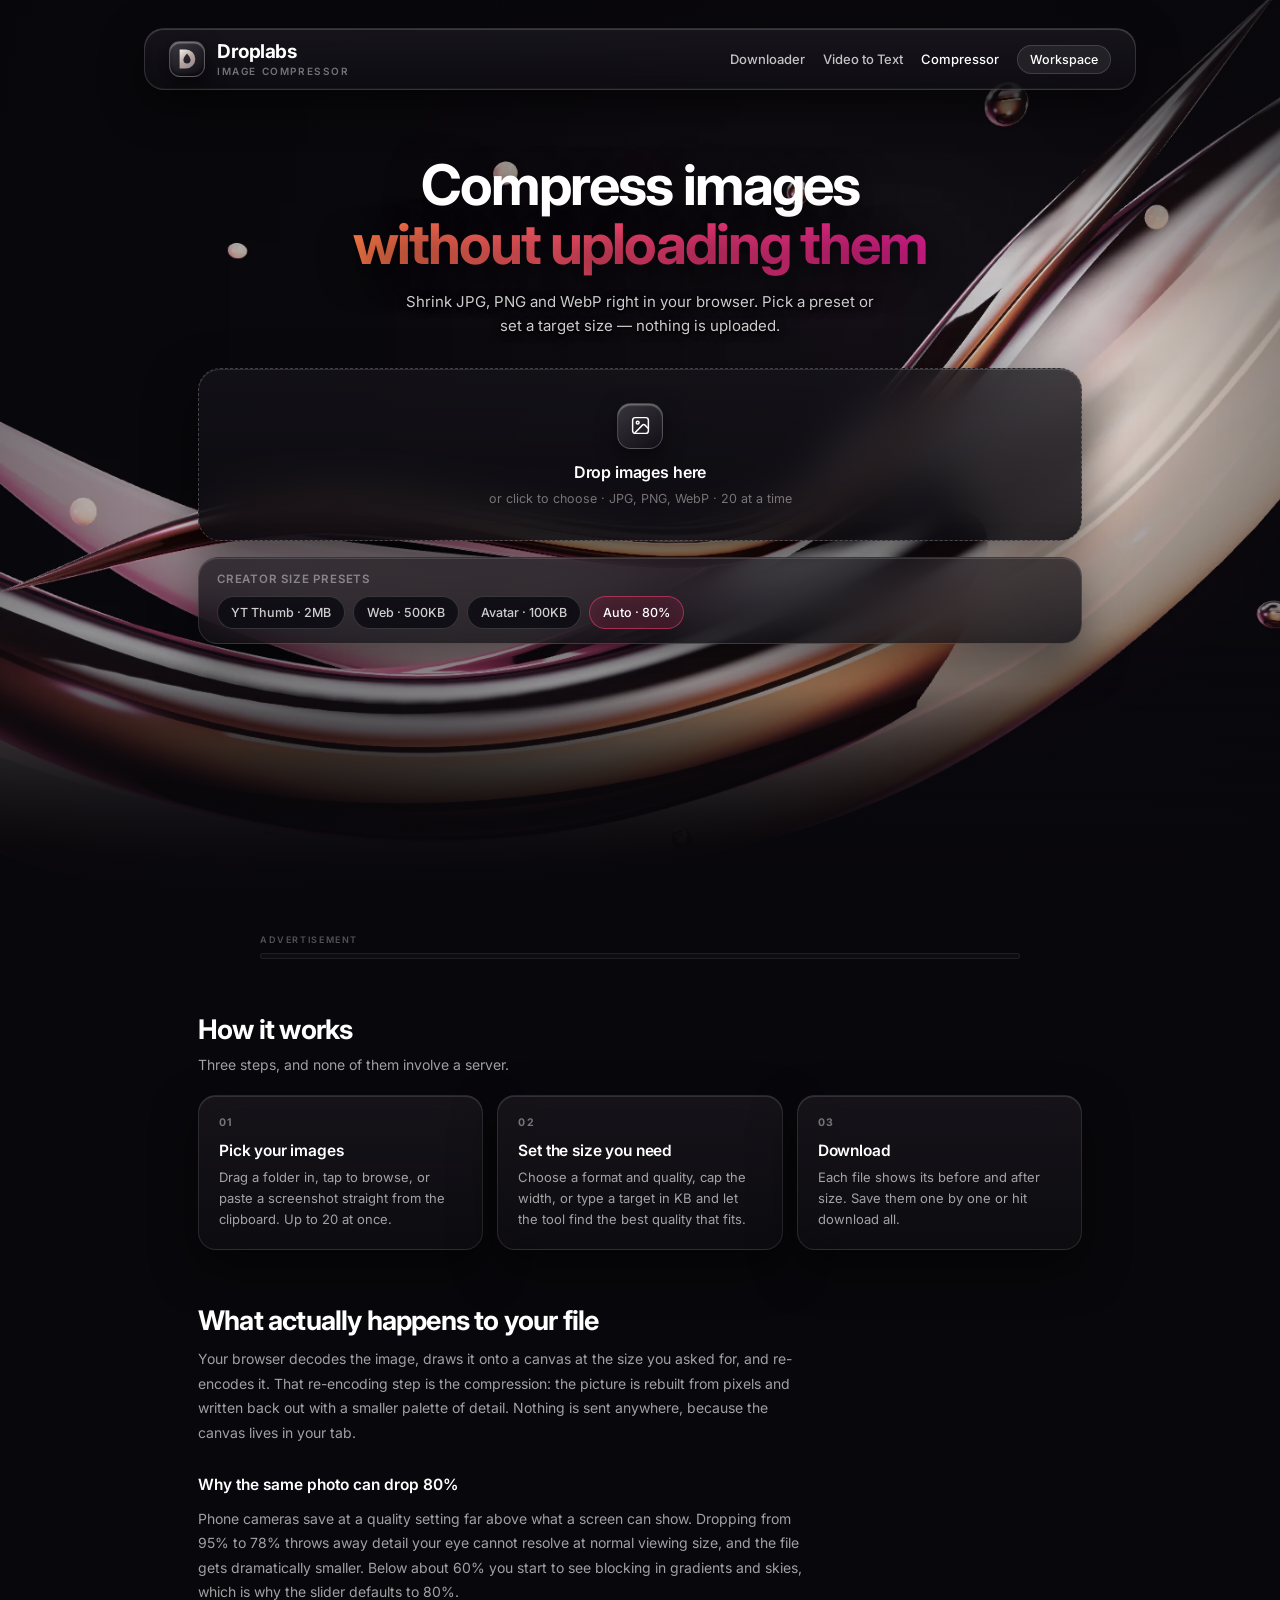
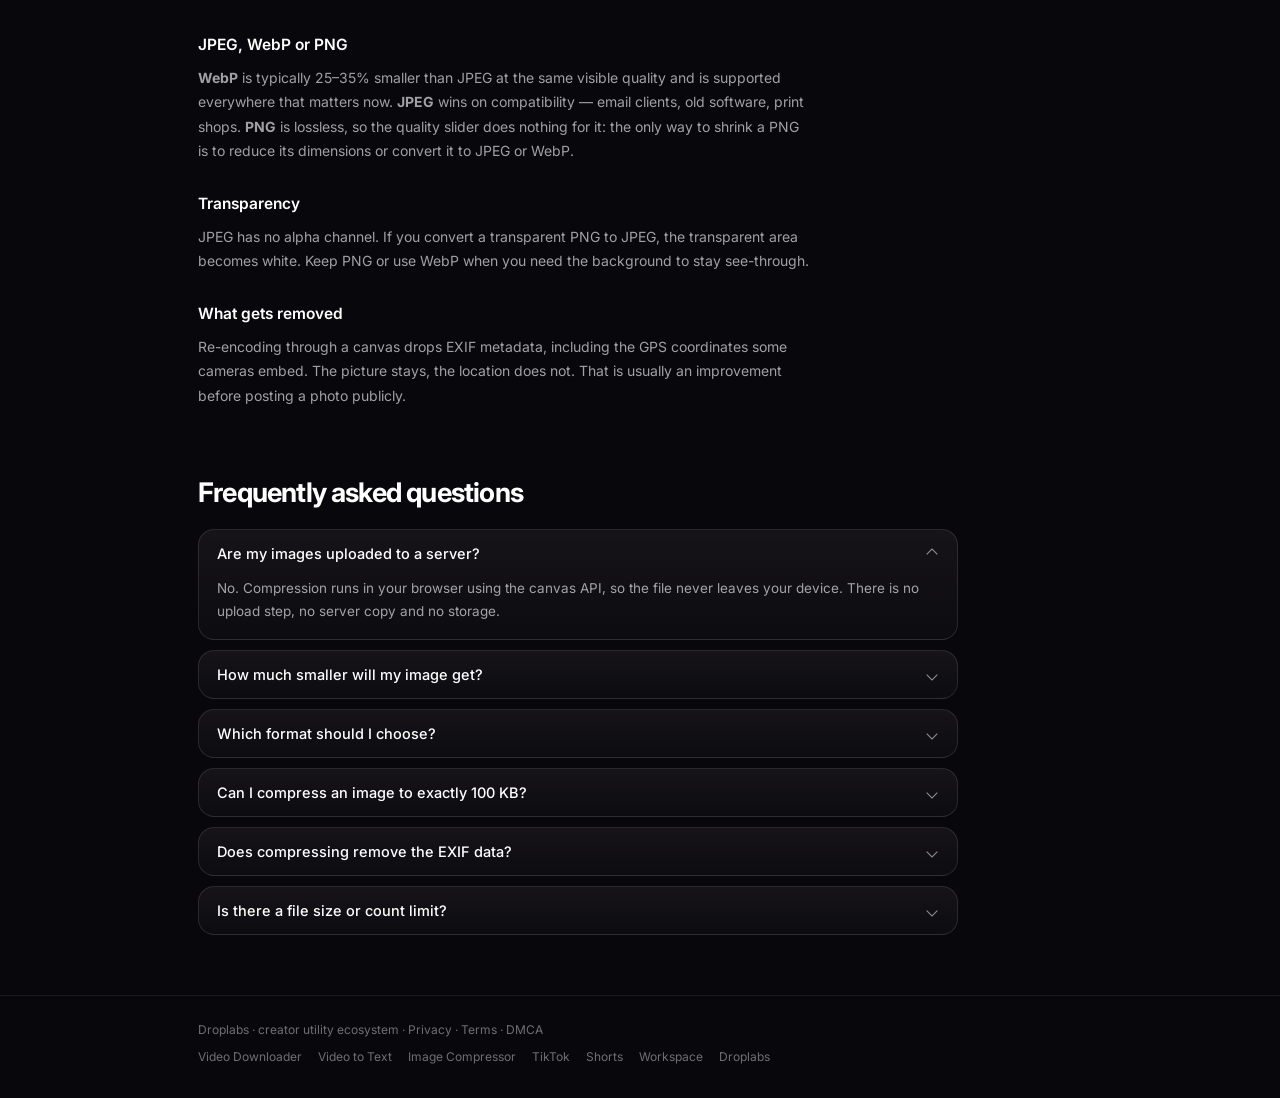
<file: static/compress.html>
<!DOCTYPE html>
<html lang="en">
<head>
  <meta charset="UTF-8" />
  <meta name="viewport" content="width=device-width, initial-scale=1.0" />
  <title>Compress Images Online Free — No Upload, No Signup | Droplabs</title>
  <meta name="description" content="Compress JPG, PNG and WebP images in your browser. Smaller files, same look, nothing uploaded to a server. Free, no signup, works on phone and desktop." />
  <meta name="keywords" content="compress image online, image compressor, compress jpg, reduce image size, compress png, webp converter, compress image to 100kb" />
  <link rel="canonical" href="https://droplabs.site/tools/image-compressor" />
  <meta name="theme-color" content="#08070b" />

  <link rel="icon" href="/static/favicon.svg?v=3" type="image/svg+xml" />
  <link rel="icon" type="image/png" sizes="96x96" href="/static/favicon-96.png?v=3" />
  <link rel="icon" type="image/png" sizes="48x48" href="/static/favicon-48.png?v=3" />
  <link rel="apple-touch-icon" href="/static/apple-touch-icon.png?v=3" />

  <meta property="og:title" content="Compress Images Without Uploading Them — Droplabs" />
  <meta property="og:description" content="Shrink JPG, PNG and WebP files in your browser. Nothing leaves your device. Free, no signup." />
  <meta property="og:type" content="website" />
  <meta property="og:url" content="https://droplabs.site/tools/image-compressor" />
  <meta property="og:site_name" content="Droplabs" />
  <meta property="og:image" content="https://droplabs.site/static/og-image.jpg" />
  <meta name="twitter:card" content="summary_large_image" />
  <meta name="twitter:title" content="Compress Images Without Uploading Them — Droplabs" />
  <meta name="twitter:description" content="Shrink JPG, PNG and WebP files in your browser. Nothing leaves your device." />
  <meta name="twitter:image" content="https://droplabs.site/static/og-image.jpg" />

  <script type="application/ld+json">
    {
      "@context": "https://schema.org",
      "@graph": [
        {
          "@type": "WebApplication",
          "name": "Droplabs Image Compressor",
          "url": "https://droplabs.site/tools/image-compressor",
          "applicationCategory": "MultimediaApplication",
          "operatingSystem": "Any",
          "description": "Compress JPG, PNG and WebP images entirely in the browser. Files are never uploaded to a server.",
          "offers": { "@type": "Offer", "price": "0", "priceCurrency": "USD" },
          "featureList": [
            "Batch compression",
            "JPEG, PNG and WebP output",
            "Target file size in KB",
            "No upload — runs on the device"
          ]
        },
        {
          "@type": "BreadcrumbList",
          "itemListElement": [
            { "@type": "ListItem", "position": 1, "name": "Droplabs", "item": "https://droplabs.site/" },
            { "@type": "ListItem", "position": 2, "name": "Image Compressor", "item": "https://droplabs.site/tools/image-compressor" }
          ]
        },
        {
          "@type": "FAQPage",
          "mainEntity": [
            {
              "@type": "Question",
              "name": "Are my images uploaded to a server?",
              "acceptedAnswer": { "@type": "Answer", "text": "No. The compression runs in your browser using the canvas API, so the file never leaves your device. There is no upload step, no server copy and no storage." }
            },
            {
              "@type": "Question",
              "name": "How much smaller will my image get?",
              "acceptedAnswer": { "@type": "Answer", "text": "A typical phone photo saved as JPEG at 75-80% quality comes out 60-85% smaller with no visible difference on a screen. PNG screenshots shrink far less unless you convert them to JPEG or WebP." }
            },
            {
              "@type": "Question",
              "name": "Which format should I choose?",
              "acceptedAnswer": { "@type": "Answer", "text": "WebP is smallest for photos and works in every current browser. JPEG is the safest choice for compatibility and email. PNG is only worth keeping for graphics with transparency, and it does not respond to the quality slider." }
            },
            {
              "@type": "Question",
              "name": "Can I compress an image to exactly 100 KB?",
              "acceptedAnswer": { "@type": "Answer", "text": "Yes. Enter a target size and the tool searches for the highest quality that still fits under it. If even the lowest quality is too large, lower the maximum width and it will fit." }
            },
            {
              "@type": "Question",
              "name": "Does compressing remove the EXIF data?",
              "acceptedAnswer": { "@type": "Answer", "text": "Yes. Re-encoding through a canvas drops EXIF, including GPS coordinates. That is usually what you want before posting a photo publicly." }
            },
            {
              "@type": "Question",
              "name": "Is there a file size or count limit?",
              "acceptedAnswer": { "@type": "Answer", "text": "No server limit, because nothing is uploaded. Very large images are bounded only by your device's memory. Twenty files at a time is a comfortable batch on a phone." }
            }
          ]
        }
      ]
    }
  </script>

  <link rel="preconnect" href="https://fonts.googleapis.com" />
  <link rel="preconnect" href="https://fonts.gstatic.com" crossorigin />
  <link href="https://fonts.googleapis.com/css2?family=Inter:wght@400;500;600;700;800&display=swap" rel="stylesheet" />
  <link rel="stylesheet" href="/static/tool.css?v=10" />
</head>
<body>

  <section id="top" class="hero-stage">
    <div class="hero-bg" aria-hidden="true"></div>
    <div class="hero-vignette"></div>

    <header class="site-head">
      <div class="wrap">
        <nav class="nav">
        <a class="brand" href="/" aria-label="Droplabs home">
          <span class="brand-mark">
            <svg width="17" height="20" viewBox="9.4 6 17 20" fill="none" aria-hidden="true">
              <defs>
                <linearGradient id="dropMark" x1="10" y1="6" x2="26" y2="26" gradientUnits="userSpaceOnUse">
                  <stop offset="0%" stop-color="#ffffff" stop-opacity="0.95" />
                  <stop offset="50%" stop-color="#d8c3b8" stop-opacity="0.8" />
                  <stop offset="100%" stop-color="#8b8492" stop-opacity="0.95" />
                </linearGradient>
              </defs>
              <path fill="url(#dropMark)" fill-rule="evenodd"
                d="M10 6.5 H16.2 A9.5 9.5 0 0 1 16.2 25.5 H10 Z M17.4 10.4 C17.4 10.4 21 14.4 21 16.8 A3.6 3.6 0 1 1 13.8 16.8 C13.8 14.4 17.4 10.4 17.4 10.4 Z" />
            </svg>
          </span>
          <span class="brand-text">
            <span class="brand-name">Droplabs</span>
            <span class="brand-sub">Image Compressor</span>
          </span>
        </a>
        <div class="nav-links">
          <a href="/tools/video-downloader" data-hide-mobile="1">Downloader</a>
          <a href="/tools/video-to-text">Video to Text</a>
          <a href="/tools/image-compressor" class="is-current">Compressor</a>
          <a href="/workspace" class="ws-link">Workspace <span class="ws-badge" data-ws-count hidden>0</span></a>
        </div>
      </nav>
      <div class="mobile-tools" aria-label="Droplabs tools">
        <a href="/tools/video-downloader">Downloader</a>
        <a href="/tools/video-to-text">Video to Text</a>
        <a href="/tools/image-compressor" class="is-current">Compressor</a>
      </div>
    </div>
    </header>

    <div class="wrap">
      <section class="hero">
      <h1>Compress images<br /><em>without uploading them</em></h1>

      <p class="lede">Shrink JPG, PNG and WebP right in your browser. Pick a preset or set a target size — nothing is uploaded.</p>

      <div class="drop" id="drop" role="button" tabindex="0" aria-label="Choose images to compress">
        <input id="fileInput" type="file" accept="image/*" multiple hidden />
        <span class="drop-icon">
          <svg width="21" height="21" viewBox="0 0 24 24" fill="none" stroke="currentColor" stroke-width="1.7" stroke-linecap="round" stroke-linejoin="round" aria-hidden="true">
            <rect x="3" y="3" width="18" height="18" rx="3" />
            <circle cx="8.8" cy="8.8" r="1.6" />
            <path d="M21 15.5l-4.2-4.2a1.6 1.6 0 0 0-2.3 0L6 20" />
          </svg>
        </span>
        <strong>Drop images here</strong>
        <span class="drop-sub">or click to choose · JPG, PNG, WebP · 20 at a time</span>
      </div>

      <div class="card presets-bar" id="presetsBar">
        <div class="presets-label">Creator size presets</div>
        <div class="presets" id="presetGroup" role="group" aria-label="Target size presets">
          <button type="button" class="preset-btn" data-preset="yt-thumb" data-target="2048" data-width="1280" data-format="image/jpeg">YT Thumb · 2MB</button>
          <button type="button" class="preset-btn" data-preset="social-500" data-target="500" data-width="1920" data-format="image/webp">Web · 500KB</button>
          <button type="button" class="preset-btn" data-preset="avatar-100" data-target="100" data-width="1080" data-format="image/jpeg">Avatar · 100KB</button>
          <button type="button" class="preset-btn is-active" data-preset="custom" data-target="0" data-width="0" data-format="keep">Auto · 80%</button>
        </div>
      </div>

      <div class="card controls" id="controls" hidden>
        <div class="control">
          <span class="label">Output format</span>
          <div class="seg" id="formatSeg" role="group" aria-label="Output format">
            <button type="button" data-format="keep" class="is-active">Keep</button>
            <button type="button" data-format="image/jpeg">JPEG</button>
            <button type="button" data-format="image/webp">WebP</button>
            <button type="button" data-format="image/png">PNG</button>
          </div>
          <p class="hint">WebP is smallest. JPEG is the safest for email and old apps.</p>
        </div>

        <div class="control">
          <label for="quality">Quality <output id="qualityOut">80%</output></label>
          <input id="quality" type="range" min="20" max="100" step="1" value="80" />
          <p class="hint" id="qualityHint">70–80% is usually invisible on a screen.</p>
        </div>

        <div class="control">
          <label for="maxWidth">Max width <span style="text-transform:none;letter-spacing:0;font-weight:400">(optional)</span></label>
          <input id="maxWidth" type="number" min="64" max="12000" step="10" placeholder="Original" inputmode="numeric" />
          <p class="hint">1080 is plenty for a phone screen. Leave blank to keep the size.</p>
        </div>

        <div class="control">
          <label for="target">Target size <span style="text-transform:none;letter-spacing:0;font-weight:400">(optional)</span></label>
          <div class="suffix">
            <input id="target" type="number" min="5" max="20000" step="5" placeholder="Off" inputmode="numeric" />
            <span>KB</span>
          </div>
          <p class="hint">Finds the best quality that still fits under this size.</p>
        </div>
      </div>

      <div class="card results" id="results" hidden>
        <div class="results-head">
          <div>
            <div class="summary" id="summary">Working…</div>
            <small id="summarySub"></small>
          </div>
          <div style="display:flex;gap:8px;flex-wrap:wrap">
            <button type="button" class="btn btn-ghost btn-sm" id="clearBtn">Clear</button>
            <button type="button" class="btn btn-primary btn-sm" id="downloadAll">Download all</button>
          </div>
        </div>
        <div class="result-list" id="resultList"></div>
      </div>
    </section>
    </div>
  </section>

  <main class="wrap">
    <section class="ad-slot" id="adSlot" aria-label="Advertisement" hidden>
      <div class="ad-head">Advertisement</div>
      <div class="ad-frame">
        <div id="container-18527c484b75598c40e3c7284aae8ee4" class="ad-unit"></div>
      </div>
    </section>

    <section class="section" id="how">
      <h2>How it works</h2>
      <p class="section-sub">Three steps, and none of them involve a server.</p>
      <div class="steps">
        <div class="step card">
          <div class="num">01</div>
          <h3>Pick your images</h3>
          <p>Drag a folder in, tap to browse, or paste a screenshot straight from the clipboard. Up to 20 at once.</p>
        </div>
        <div class="step card">
          <div class="num">02</div>
          <h3>Set the size you need</h3>
          <p>Choose a format and quality, cap the width, or type a target in KB and let the tool find the best quality that fits.</p>
        </div>
        <div class="step card">
          <div class="num">03</div>
          <h3>Download</h3>
          <p>Each file shows its before and after size. Save them one by one or hit download all.</p>
        </div>
      </div>
    </section>

    <section class="section">
      <h2>What actually happens to your file</h2>
      <div class="prose">
        <p>Your browser decodes the image, draws it onto a canvas at the size you asked for, and re-encodes it. That re-encoding step is the compression: the picture is rebuilt from pixels and written back out with a smaller palette of detail. Nothing is sent anywhere, because the canvas lives in your tab.</p>

        <h3>Why the same photo can drop 80%</h3>
        <p>Phone cameras save at a quality setting far above what a screen can show. Dropping from 95% to 78% throws away detail your eye cannot resolve at normal viewing size, and the file gets dramatically smaller. Below about 60% you start to see blocking in gradients and skies, which is why the slider defaults to 80%.</p>

        <h3>JPEG, WebP or PNG</h3>
        <p><strong>WebP</strong> is typically 25–35% smaller than JPEG at the same visible quality and is supported everywhere that matters now. <strong>JPEG</strong> wins on compatibility — email clients, old software, print shops. <strong>PNG</strong> is lossless, so the quality slider does nothing for it: the only way to shrink a PNG is to reduce its dimensions or convert it to JPEG or WebP.</p>

        <h3>Transparency</h3>
        <p>JPEG has no alpha channel. If you convert a transparent PNG to JPEG, the transparent area becomes white. Keep PNG or use WebP when you need the background to stay see-through.</p>

        <h3>What gets removed</h3>
        <p>Re-encoding through a canvas drops EXIF metadata, including the GPS coordinates some cameras embed. The picture stays, the location does not. That is usually an improvement before posting a photo publicly.</p>
      </div>
    </section>

    <section class="section" id="faq">
      <h2>Frequently asked questions</h2>
      <div class="faq" style="margin-top:20px">
        <details open>
          <summary>Are my images uploaded to a server?</summary>
          <div class="answer">No. Compression runs in your browser using the canvas API, so the file never leaves your device. There is no upload step, no server copy and no storage.</div>
        </details>
        <details>
          <summary>How much smaller will my image get?</summary>
          <div class="answer">A typical phone photo saved as JPEG at 75–80% quality comes out 60–85% smaller with no visible difference on a screen. PNG screenshots shrink far less unless you convert them to JPEG or WebP.</div>
        </details>
        <details>
          <summary>Which format should I choose?</summary>
          <div class="answer">WebP is smallest for photos and works in every current browser. JPEG is the safest choice for compatibility and email. PNG is only worth keeping for graphics with transparency, and it does not respond to the quality slider.</div>
        </details>
        <details>
          <summary>Can I compress an image to exactly 100 KB?</summary>
          <div class="answer">Yes. Enter a target size and the tool searches for the highest quality that still fits under it. If even the lowest quality is too large, lower the maximum width and it will fit.</div>
        </details>
        <details>
          <summary>Does compressing remove the EXIF data?</summary>
          <div class="answer">Yes. Re-encoding through a canvas drops EXIF, including GPS coordinates. That is usually what you want before posting a photo publicly.</div>
        </details>
        <details>
          <summary>Is there a file size or count limit?</summary>
          <div class="answer">No server limit, because nothing is uploaded. Very large images are bounded only by your device's memory. Twenty files at a time is a comfortable batch on a phone.</div>
        </details>
      </div>
    </section>
  </main>

  <footer class="site-foot">
    <div class="wrap">
      <div class="foot-row">
        <div>
          Droplabs · creator utility ecosystem ·
          <button type="button" class="legal-btn" data-legal="privacy">Privacy</button> ·
          <button type="button" class="legal-btn" data-legal="terms">Terms</button> ·
          <button type="button" class="legal-btn" data-legal="dmca">DMCA</button>
        </div>
        <div class="foot-links">
          <a href="/tools/video-downloader">Video Downloader</a>
          <a href="/tools/video-to-text">Video to Text</a>
          <a href="/tools/image-compressor">Image Compressor</a>
          <a href="/tiktok-video-downloader">TikTok</a>
          <a href="/youtube-shorts-downloader">Shorts</a>
          <a href="/workspace">Workspace</a>
          <a href="/">Droplabs</a>
        </div>
      </div>
    </div>
  </footer>

  <script src="/static/workspace-handoff.js?v=5" defer></script>
  <script src="/static/compress.js?v=3" defer></script>

  <!-- Cloudflare Web Analytics (skipped on localhost) -->
  <script>
    (function () {
      var host = location.hostname;
      if (host === 'localhost' || host === '127.0.0.1' || host === '') return;
      var s = document.createElement('script');
      s.type = 'module';
      s.src = 'https://static.cloudflareinsights.com/beacon.min.js';
      s.setAttribute('data-cf-beacon', '{"token": "ff0082f126054536b6dfbad99c6e3d2a"}');
      document.body.appendChild(s);
    })();
  </script>
  <!-- End Cloudflare Web Analytics -->
</body>
</html>
</file>
<file: static/tool.css>
/* Droplabs tool pages.
 *
 * Deliberately hand-written instead of Tailwind: a tool page has one job and
 * one layout, so shipping a utility framework (or the CDN JIT) to style it is
 * pure weight. Values below are copied from the InstaFetch page so the two
 * surfaces look like one product.
 */

:root {
  --bg-void: #08070b;
  --glass-border: rgba(255, 255, 255, 0.14);
  --glass-border-strong: rgba(255, 255, 255, 0.24);
  --text: #ffffff;
  --text-2: rgba(255, 255, 255, 0.62);
  --text-3: rgba(255, 255, 255, 0.42);
  --brand-a: #ff7b47;
  --brand-b: #f44174;
  --brand-c: #dc1e8e;
  color-scheme: dark;
}

*, *::before, *::after { box-sizing: border-box; }
[hidden] { display: none !important; }

html, body {
  margin: 0;
  padding: 0;
  background: var(--bg-void);
  color: var(--text);
  font-family: 'Inter', -apple-system, BlinkMacSystemFont, 'Segoe UI', Roboto, sans-serif;
  -webkit-font-smoothing: antialiased;
  -moz-osx-font-smoothing: grayscale;
  overflow-x: hidden;
}

body {
  background:
    radial-gradient(1100px 620px at 72% -8%, rgba(220, 30, 142, 0.13), transparent 62%),
    radial-gradient(900px 520px at 12% 2%, rgba(255, 123, 71, 0.10), transparent 60%),
    var(--bg-void);
  min-height: 100vh;
}

img { max-width: 100%; display: block; }
a { color: inherit; }
button { font: inherit; }

.wrap {
  width: 100%;
  max-width: 920px;
  margin: 0 auto;
  padding: 0 18px;
}

/* ----------------------------------------------------- 3D Hero Stage */
.hero-stage {
  position: relative;
  min-height: 100vh;
  min-height: 100svh;
  display: flex;
  flex-direction: column;
  align-items: center;
  overflow: hidden;
  padding-bottom: 44px;
  background: radial-gradient(circle at 65% 35%, #161118 0%, #0a080e 45%, #07060a 100%);
}
.hero-stage > .wrap { position: relative; z-index: 10; }

#bg3dCanvas {
  position: absolute;
  inset: 0;
  width: 100%;
  height: 100%;
  display: block;
  z-index: 0;
  pointer-events: none;
}

/* Static poster of the downloader's live 3D scene. Tool pages skip WebGL, so
   this keeps the hero visually identical without shipping Three.js. */
.hero-bg {
  position: absolute;
  top: 0;
  left: 0;
  right: 0;
  height: 100vh;
  height: 100svh;
  z-index: 0;
  pointer-events: none;
  background-image: url('/static/hero-poster.webp?v=1');
  background-position: 50% 0;
  background-size: cover;
  background-repeat: no-repeat;
  -webkit-mask-image: linear-gradient(180deg, #000 0%, #000 70%, transparent 100%);
  mask-image: linear-gradient(180deg, #000 0%, #000 70%, transparent 100%);
}
@media (max-width: 639px) {
  .hero-bg {
    background-image: url('/static/hero-poster-mobile.webp?v=1');
  }
}

.hero-vignette {
  position: absolute;
  inset: 0;
  z-index: 1;
  pointer-events: none;
  background:
    radial-gradient(ellipse 68% 50% at 50% 45%, rgba(8, 7, 11, 0.36) 0%, rgba(8, 7, 11, 0.14) 56%, rgba(8, 7, 11, 0.62) 100%),
    linear-gradient(180deg, rgba(8, 7, 11, 0.58) 0%, rgba(8, 7, 11, 0.0) 22%, rgba(8, 7, 11, 0.0) 76%, #08070b 100%);
}

/* ---------------------------------------------------------------- nav */
.site-head { padding: 28px 0 0; width: 100%; position: relative; z-index: 20; }
/* Header geometry mirrors the downloader's nav exactly (1040px / 24px). */
.site-head .wrap { max-width: 1040px; padding: 0 24px; }

.nav {
  display: flex;
  align-items: center;
  justify-content: space-between;
  gap: 14px;
  height: 62px;
  padding: 0 24px;
  border-radius: 20px;
  background: linear-gradient(180deg, rgba(28, 26, 32, 0.72) 0%, rgba(16, 15, 20, 0.64) 100%);
  -webkit-backdrop-filter: blur(24px) saturate(160%);
  backdrop-filter: blur(24px) saturate(160%);
  border: 1px solid var(--glass-border);
  box-shadow:
    0 14px 40px rgba(0, 0, 0, 0.55),
    inset 0 1px 0 rgba(255, 255, 255, 0.16),
    inset 0 -1px 0 rgba(255, 255, 255, 0.04);
}

.brand {
  display: flex;
  align-items: center;
  gap: 12px;
  text-decoration: none;
  min-width: 0;
}

.brand-mark {
  width: 36px;
  height: 36px;
  border-radius: 11px;
  flex: none;
  display: flex;
  align-items: center;
  justify-content: center;
  background: linear-gradient(145deg, rgba(255, 255, 255, 0.18) 0%, rgba(45, 42, 50, 0.85) 42%, rgba(18, 16, 22, 0.95) 100%);
  border: 1px solid rgba(255, 255, 255, 0.22);
  box-shadow:
    0 8px 20px rgba(0, 0, 0, 0.55),
    inset 0 1.5px 1px rgba(255, 255, 255, 0.35),
    inset 0 -2px 4px rgba(0, 0, 0, 0.6);
}

.brand-text { display: flex; flex-direction: column; line-height: 1; min-width: 0; }
.brand-name { font-size: 19px; font-weight: 700; letter-spacing: -0.025em; }
.brand-sub {
  font-size: 10px;
  font-weight: 600;
  letter-spacing: 0.16em;
  text-transform: uppercase;
  color: var(--text-3);
  margin-top: 5px;
  white-space: nowrap;
}

.nav-links { display: flex; align-items: center; gap: 18px; }
.nav-links a {
  font-size: 13px;
  font-weight: 500;
  color: rgba(255, 255, 255, 0.75);
  text-decoration: none;
  padding: 8px 0;
  transition: color 0.18s ease;
}
.nav-links a:hover { color: #fff; }

/* --------------------------------------------------------------- hero */
.hero { padding: 44px 0 8px; text-align: center; }

.pill {
  display: inline-flex;
  align-items: center;
  gap: 7px;
  padding: 7px 14px;
  border-radius: 999px;
  font-size: 11px;
  font-weight: 600;
  letter-spacing: 0.08em;
  text-transform: uppercase;
  color: rgba(255, 255, 255, 0.8);
  background: linear-gradient(180deg, rgba(255, 255, 255, 0.11) 0%, rgba(255, 255, 255, 0.05) 100%);
  border: 1px solid rgba(255, 255, 255, 0.18);
  box-shadow: 0 6px 20px rgba(0, 0, 0, 0.35), inset 0 1px 0 rgba(255, 255, 255, 0.22);
}
.pill .dot {
  width: 5px; height: 5px; border-radius: 99px;
  background: #34d399;
  box-shadow: 0 0 8px rgba(52, 211, 153, 0.9);
}

h1 {
  font-size: clamp(32px, 6vw, 56px);
  line-height: 1.05;
  letter-spacing: -0.035em;
  font-weight: 700;
  margin: 22px auto 0;
  max-width: 24ch;
  text-shadow: 0 10px 36px rgba(0, 0, 0, 0.72);
}
h1 em {
  font-style: normal;
  background: linear-gradient(90deg, var(--brand-a) 0%, var(--brand-b) 52%, var(--brand-c) 100%);
  -webkit-background-clip: text;
  background-clip: text;
  color: transparent;
}

.lede {
  font-size: 15px;
  line-height: 1.6;
  color: rgba(255, 255, 255, 0.8);
  max-width: 54ch;
  margin: 16px auto 0;
  text-shadow: 0 2px 10px rgba(0, 0, 0, 0.95), 0 1px 2px rgba(0, 0, 0, 0.9);
}

/* --------------------------------------------------------------- drop */
.drop {
  margin: 30px 0 0;
  padding: 34px 20px;
  border-radius: 22px;
  border: 1.5px dashed rgba(255, 255, 255, 0.22);
  background: linear-gradient(180deg, rgba(22, 20, 26, 0.76) 0%, rgba(12, 11, 16, 0.86) 100%);
  -webkit-backdrop-filter: blur(20px);
  backdrop-filter: blur(20px);
  box-shadow: 0 20px 50px rgba(0, 0, 0, 0.55), inset 0 1px 0 rgba(255, 255, 255, 0.12);
  display: flex;
  flex-direction: column;
  align-items: center;
  gap: 9px;
  cursor: pointer;
  transition: border-color 0.2s ease, background 0.2s ease, transform 0.2s ease;
}
.drop:hover, .drop:focus-visible {
  border-color: rgba(255, 255, 255, 0.34);
  outline: none;
}
.drop.is-over {
  border-color: rgba(244, 65, 116, 0.85);
  background: linear-gradient(180deg, rgba(60, 24, 40, 0.55) 0%, rgba(20, 12, 18, 0.75) 100%);
  transform: scale(1.006);
}
.drop-icon {
  width: 46px; height: 46px;
  border-radius: 14px;
  display: flex; align-items: center; justify-content: center;
  background: linear-gradient(145deg, rgba(255, 255, 255, 0.16) 0%, rgba(45, 42, 50, 0.8) 45%, rgba(18, 16, 22, 0.9) 100%);
  border: 1px solid rgba(255, 255, 255, 0.2);
  box-shadow: 0 8px 20px rgba(0, 0, 0, 0.5), inset 0 1.5px 1px rgba(255, 255, 255, 0.3);
  margin-bottom: 4px;
}
.drop strong { font-size: 16px; font-weight: 600; letter-spacing: -0.01em; }
.drop span.drop-sub { font-size: 12.5px; color: var(--text-3); }

/* ------------------------------------------------------------ controls */
.card {
  background: linear-gradient(180deg, rgba(28, 25, 31, 0.72) 0%, rgba(14, 13, 18, 0.82) 100%);
  -webkit-backdrop-filter: blur(20px);
  backdrop-filter: blur(20px);
  border: 1px solid rgba(255, 255, 255, 0.11);
  border-radius: 20px;
  box-shadow: 0 18px 44px rgba(0, 0, 0, 0.5), inset 0 1px 0 rgba(255, 255, 255, 0.12);
}

.controls {
  margin-top: 16px;
  padding: 20px;
  display: grid;
  grid-template-columns: repeat(2, minmax(0, 1fr));
  gap: 18px 22px;
  text-align: left;
}
@media (max-width: 640px) { .controls { grid-template-columns: 1fr; } }

.control { min-width: 0; }
.control > label,
.control > .label {
  display: flex;
  align-items: baseline;
  justify-content: space-between;
  gap: 10px;
  font-size: 12px;
  font-weight: 600;
  letter-spacing: 0.06em;
  text-transform: uppercase;
  color: var(--text-3);
  margin-bottom: 9px;
}
.control output { color: #fff; font-variant-numeric: tabular-nums; letter-spacing: 0; }
.hint { font-size: 11.5px; color: var(--text-3); margin: 7px 0 0; line-height: 1.45; }

.seg {
  display: grid;
  grid-template-columns: repeat(4, 1fr);
  gap: 4px;
  padding: 4px;
  border-radius: 12px;
  background: rgba(0, 0, 0, 0.32);
  border: 1px solid rgba(255, 255, 255, 0.08);
}
.seg button {
  appearance: none;
  border: 0;
  background: transparent;
  color: var(--text-2);
  font-size: 12.5px;
  font-weight: 500;
  padding: 9px 4px;
  border-radius: 9px;
  cursor: pointer;
  transition: background 0.18s ease, color 0.18s ease;
  white-space: nowrap;
}
.seg button:hover { color: #fff; }
.seg button.is-active {
  background: linear-gradient(180deg, rgba(255, 255, 255, 0.16) 0%, rgba(255, 255, 255, 0.07) 100%);
  color: #fff;
  box-shadow: inset 0 1px 0 rgba(255, 255, 255, 0.25), 0 2px 8px rgba(0, 0, 0, 0.3);
}

input[type="number"], input[type="text"] {
  width: 100%;
  height: 42px;
  padding: 0 13px;
  border-radius: 11px;
  background: rgba(12, 11, 16, 0.78);
  -webkit-backdrop-filter: blur(12px);
  backdrop-filter: blur(12px);
  border: 1px solid rgba(255, 255, 255, 0.14);
  color: #fff;
  font-size: 14px;
  outline: none;
  transition: border-color 0.18s ease;
}
input[type="number"]:focus, input[type="text"]:focus { border-color: rgba(244, 65, 116, 0.7); }
input::placeholder { color: rgba(255, 255, 255, 0.32); }

.suffix { display: flex; align-items: center; gap: 8px; }
.suffix > span { font-size: 12px; color: var(--text-3); flex: none; }

input[type="range"] {
  width: 100%;
  height: 26px;
  appearance: none;
  background: transparent;
  cursor: pointer;
}
input[type="range"]::-webkit-slider-runnable-track {
  height: 6px;
  border-radius: 99px;
  background: linear-gradient(90deg, var(--brand-a) 0%, var(--brand-c) 100%);
  opacity: 0.85;
}
input[type="range"]::-webkit-slider-thumb {
  appearance: none;
  width: 18px; height: 18px;
  margin-top: -6px;
  border-radius: 50%;
  background: #fff;
  border: 1px solid rgba(0, 0, 0, 0.35);
  box-shadow: 0 3px 10px rgba(0, 0, 0, 0.6);
}
input[type="range"]::-moz-range-track {
  height: 6px; border-radius: 99px;
  background: linear-gradient(90deg, var(--brand-a) 0%, var(--brand-c) 100%);
}
input[type="range"]::-moz-range-thumb {
  width: 16px; height: 16px; border-radius: 50%;
  background: #fff; border: 1px solid rgba(0, 0, 0, 0.35);
}
input[type="range"]:disabled { opacity: 0.35; cursor: not-allowed; }

/* -------------------------------------------------------------- buttons */
.btn {
  display: inline-flex;
  align-items: center;
  justify-content: center;
  gap: 8px;
  height: 42px;
  padding: 0 20px;
  border-radius: 999px;
  font-size: 14px;
  font-weight: 600;
  text-decoration: none;
  cursor: pointer;
  border: 1px solid transparent;
  transition: all 0.18s cubic-bezier(0.22, 1, 0.36, 1);
  white-space: nowrap;
}
.btn-primary {
  position: relative;
  overflow: hidden;
  color: #fff;
  background: linear-gradient(95deg, var(--brand-a) 0%, var(--brand-b) 54%, var(--brand-c) 100%);
  border-color: rgba(255, 200, 185, 0.45);
  box-shadow:
    0 10px 28px rgba(238, 48, 126, 0.42),
    inset 0 2px 3px rgba(255, 255, 255, 0.48),
    inset 0 -3px 6px rgba(145, 10, 74, 0.38);
}
.btn-primary::before {
  content: "";
  position: absolute;
  top: 1px;
  left: 8%;
  right: 8%;
  height: 44%;
  border-radius: 9999px;
  background: linear-gradient(180deg, rgba(255, 255, 255, 0.36) 0%, rgba(255, 255, 255, 0) 100%);
  pointer-events: none;
}
.btn-primary:hover { transform: translateY(-1px); }
.btn-primary:active { transform: translateY(0); }
.btn-ghost {
  color: rgba(255, 255, 255, 0.9);
  background: linear-gradient(180deg, rgba(64, 60, 68, 0.75) 0%, rgba(36, 33, 40, 0.85) 100%);
  border-color: rgba(255, 255, 255, 0.16);
  box-shadow: inset 0 1px 0 rgba(255, 255, 255, 0.2), 0 4px 12px rgba(0, 0, 0, 0.35);
}
.btn-ghost:hover { color: #fff; border-color: rgba(255, 255, 255, 0.3); }
.btn-sm { height: 34px; padding: 0 14px; font-size: 12.5px; }
.btn:disabled { opacity: 0.45; cursor: not-allowed; transform: none; }

/* -------------------------------------------------------------- results */
.results { margin-top: 16px; padding: 18px 20px 8px; text-align: left; }
.results-head {
  display: flex;
  align-items: center;
  justify-content: space-between;
  gap: 14px;
  flex-wrap: wrap;
  padding-bottom: 14px;
  border-bottom: 1px solid rgba(255, 255, 255, 0.08);
}
.summary { font-size: 14.5px; font-weight: 600; }
.summary small { display: block; font-size: 12px; font-weight: 400; color: var(--text-3); margin-top: 3px; }

.result-list { display: flex; flex-direction: column; }

.result {
  display: flex;
  align-items: center;
  gap: 13px;
  padding: 13px 0;
  border-bottom: 1px solid rgba(255, 255, 255, 0.06);
}
.result:last-child { border-bottom: 0; }
.result .thumb {
  width: 52px; height: 52px;
  border-radius: 10px;
  object-fit: cover;
  flex: none;
  background: rgba(255, 255, 255, 0.05);
  border: 1px solid rgba(255, 255, 255, 0.1);
}
.result .meta { flex: 1; min-width: 0; }
.result .name {
  font-size: 13.5px;
  font-weight: 500;
  white-space: nowrap;
  overflow: hidden;
  text-overflow: ellipsis;
}
.result .dims { font-size: 11.5px; color: var(--text-3); margin-top: 3px; }
.result .sizes {
  display: flex;
  align-items: center;
  flex-wrap: wrap;
  gap: 7px;
  font-size: 12.5px;
  margin-top: 4px;
  font-variant-numeric: tabular-nums;
}
.result .sizes > span { white-space: nowrap; }
.result .sizes .was { color: var(--text-3); text-decoration: line-through; }
.result .sizes .now { color: #34d399; font-weight: 600; }
.result .sizes .pct {
  font-size: 10.5px;
  font-weight: 700;
  padding: 2px 6px;
  border-radius: 99px;
  background: rgba(52, 211, 153, 0.14);
  border: 1px solid rgba(52, 211, 153, 0.3);
  color: #6ee7b7;
}
.result.is-bigger .sizes .now { color: #fbbf24; }
.result.is-bigger .sizes .pct {
  background: rgba(251, 191, 36, 0.12);
  border-color: rgba(251, 191, 36, 0.3);
  color: #fcd34d;
}
.result .err { font-size: 12px; color: #fca5a5; margin-top: 3px; }
.result .note { font-size: 11.5px; color: #fcd34d; margin-top: 3px; line-height: 1.4; }

@media (max-width: 560px) {
  .result { gap: 10px; }
  .result .thumb { width: 44px; height: 44px; }
  .result .sizes { font-size: 11.5px; gap: 6px; }
  .result .btn { padding: 0 11px; font-size: 12px; }
}
.result .spinner {
  width: 15px; height: 15px;
  border-radius: 50%;
  border: 2px solid rgba(255, 255, 255, 0.18);
  border-top-color: rgba(255, 255, 255, 0.85);
  animation: spin 0.7s linear infinite;
  flex: none;
}
@keyframes spin { to { transform: rotate(360deg); } }

/* ------------------------------------------------------------------- ad */
.ad-slot { margin: 34px auto 0; max-width: 760px; }
.ad-slot[hidden] { display: none; }
.ad-head {
  display: flex;
  align-items: center;
  gap: 8px;
  font-size: 9px;
  font-weight: 600;
  letter-spacing: 0.18em;
  text-transform: uppercase;
  color: rgba(255, 255, 255, 0.3);
  margin-bottom: 8px;
}
.ad-frame {
  border-radius: 12px;
  overflow: hidden;
  border: 1px solid rgba(255, 255, 255, 0.07);
  background: #0e0d12;
  padding: 2px;
}
.ad-unit { width: 100%; min-height: 0; }

/* -------------------------------------------------------------- content */
.section { padding: 54px 0 0; }
.section h2 {
  font-size: clamp(20px, 3.4vw, 27px);
  letter-spacing: -0.03em;
  font-weight: 700;
  margin: 0 0 10px;
}
.section .section-sub { font-size: 14px; color: var(--text-2); margin: 0 0 22px; max-width: 60ch; }

.steps { display: grid; grid-template-columns: repeat(3, 1fr); gap: 14px; }
@media (max-width: 720px) { .steps { grid-template-columns: 1fr; } }
.step { padding: 20px; border-radius: 18px; }
.step .num {
  font-size: 10.5px;
  font-weight: 700;
  letter-spacing: 0.14em;
  color: var(--text-3);
  margin-bottom: 12px;
}
.step h3 { font-size: 15.5px; font-weight: 600; margin: 0 0 7px; letter-spacing: -0.01em; }
.step p { font-size: 13px; line-height: 1.6; color: var(--text-2); margin: 0; }

.prose { font-size: 14px; line-height: 1.75; color: var(--text-2); max-width: 68ch; }
.prose h3 { font-size: 15.5px; font-weight: 600; color: #fff; margin: 26px 0 8px; }
.prose p { margin: 0 0 14px; }
.prose code {
  font-size: 12.5px;
  padding: 2px 6px;
  border-radius: 5px;
  background: rgba(255, 255, 255, 0.08);
  color: rgba(255, 255, 255, 0.85);
}

/* ------------------------------------------------------------------ faq */
.faq { display: flex; flex-direction: column; gap: 10px; max-width: 760px; }
.faq details {
  border-radius: 16px;
  background: linear-gradient(180deg, rgba(28, 25, 31, 0.72) 0%, rgba(14, 13, 18, 0.82) 100%);
  border: 1px solid rgba(255, 255, 255, 0.11);
  overflow: hidden;
}
.faq summary {
  list-style: none;
  cursor: pointer;
  padding: 15px 18px;
  font-size: 14.5px;
  font-weight: 500;
  display: flex;
  align-items: center;
  justify-content: space-between;
  gap: 14px;
}
.faq summary::-webkit-details-marker { display: none; }
.faq summary::after {
  content: "";
  width: 8px; height: 8px;
  border-right: 1.8px solid rgba(255, 255, 255, 0.55);
  border-bottom: 1.8px solid rgba(255, 255, 255, 0.55);
  transform: rotate(45deg);
  transition: transform 0.2s ease;
  flex: none;
  margin-right: 3px;
}
.faq details[open] summary::after { transform: rotate(-135deg); }
.faq .answer { padding: 0 18px 16px; font-size: 13.5px; line-height: 1.7; color: var(--text-2); }

/* --------------------------------------------------------------- footer */
.site-foot {
  margin-top: 60px;
  border-top: 1px solid rgba(255, 255, 255, 0.08);
  padding: 26px 0 34px;
}
.foot-row {
  display: flex;
  flex-wrap: wrap;
  align-items: center;
  justify-content: space-between;
  gap: 12px;
  font-size: 12px;
  color: var(--text-3);
}
.foot-row a { text-decoration: none; }
.foot-row a:hover { color: #fff; }
.foot-links { display: flex; flex-wrap: wrap; gap: 16px; }

.sr-only {
  position: absolute;
  width: 1px; height: 1px;
  padding: 0; margin: -1px;
  overflow: hidden;
  clip: rect(0 0 0 0);
  white-space: nowrap;
  border: 0;
}

@media (prefers-reduced-motion: reduce) {
  * { transition: none !important; animation-duration: 0.01ms !important; }
}

/* ----------------------------------------------------- Droplabs v1 tools */
.nav-links { gap: 18px; flex-wrap: nowrap; }
.nav-links a { white-space: nowrap; }
.nav-links a.is-current { color: #fff; }

.ws-link {
  display: inline-flex;
  align-items: center;
  gap: 6px;
  padding: 6px 12px !important;
  border-radius: 999px;
  background: rgba(255, 255, 255, 0.07);
  border: 1px solid rgba(255, 255, 255, 0.14);
  font-size: 12.5px !important;
  line-height: 1.2;
  color: #fff !important;
}
.ws-link:hover { border-color: rgba(244, 65, 116, 0.65); background: rgba(255, 255, 255, 0.11); }
.ws-link.is-current {
  border-color: rgba(244, 65, 116, 0.55);
  background: rgba(244, 65, 116, 0.16);
  font-weight: 500 !important;
}
.ws-badge {
  display: inline-flex;
  align-items: center;
  justify-content: center;
  min-width: 18px;
  height: 18px;
  padding: 0 5px;
  border-radius: 999px;
  font-size: 10.5px;
  font-weight: 700;
  background: linear-gradient(95deg, var(--brand-a), var(--brand-c));
  color: #fff;
}
.ws-badge[hidden] { display: none; }

.mobile-tools {
  display: none;
  margin: 0;
  gap: 6px;
  justify-content: center;
  flex-wrap: nowrap;
}
.mobile-tools a {
  font-size: 12px;
  font-weight: 500;
  line-height: 1.2;
  color: var(--text-2);
  text-decoration: none;
  padding: 6px 12px;
  border-radius: 999px;
  background: rgba(255, 255, 255, 0.05);
  border: 1px solid rgba(255, 255, 255, 0.11);
  white-space: nowrap;
}
.mobile-tools a.is-current {
  color: #fff;
  border-color: rgba(244, 65, 116, 0.55);
  background: rgba(244, 65, 116, 0.16);
}

@media (max-width: 639px) {
  /* Phones: one glass card holds the brand row and the tool row. The card is
     deliberately near-opaque with no blur, matching the downloader's phone
     nav (which skips backdrop blur over its live WebGL canvas). */
  .site-head { padding-top: 14px; }
  .site-head .wrap {
    margin: 0 14px;
    padding: 0;
    width: auto;
    max-width: none;
    border-radius: 18px;
    background: linear-gradient(180deg, rgba(27, 25, 32, 0.95) 0%, rgba(14, 13, 18, 0.97) 100%);
    -webkit-backdrop-filter: none;
    backdrop-filter: none;
    border: 1px solid var(--glass-border);
    box-shadow: 0 14px 40px rgba(0, 0, 0, 0.55), inset 0 1px 0 rgba(255, 255, 255, 0.16);
    overflow: hidden;
  }
  .nav {
    height: 54px;
    padding: 0 13px;
    gap: 10px;
    background: transparent;
    border: 0;
    border-radius: 0;
    box-shadow: none;
    -webkit-backdrop-filter: none;
    backdrop-filter: none;
  }
  .nav-links { gap: 8px; }
  .nav-links a:not(.ws-link) { display: none; }
  .mobile-tools {
    display: flex;
    margin: 0;
    padding: 8px 10px 10px;
    border-top: 1px solid rgba(255, 255, 255, 0.08);
  }
  .mobile-tools a {
    font-size: 11.5px;
    padding: 5px 10px;
  }
  .hero { padding-top: 30px; }
}

/* Dual-Layer Smoked Liquid-Glass URL Dock (matches InstaFetch) */
.dock {
  margin: 28px auto 0;
  max-width: 720px;
  padding: 12px;
  border-radius: 26px;
  background:
    radial-gradient(120% 140% at 50% 0%, rgba(255, 198, 172, 0.14) 0%, rgba(255, 255, 255, 0.03) 45%, rgba(14, 12, 16, 0.68) 100%),
    linear-gradient(180deg, rgba(44, 38, 42, 0.56) 0%, rgba(18, 16, 20, 0.72) 100%);
  -webkit-backdrop-filter: blur(28px) saturate(180%);
  backdrop-filter: blur(28px) saturate(180%);
  border: 1px solid rgba(255, 255, 255, 0.22);
  box-shadow:
    0 28px 70px rgba(0, 0, 0, 0.72),
    0 0 0 1px rgba(255, 255, 255, 0.05),
    inset 0 1.5px 0 rgba(255, 255, 255, 0.32),
    inset 0 -1px 0 rgba(255, 175, 140, 0.12);
  transition: border-color 0.25s ease, box-shadow 0.25s ease;
}
.dock:focus-within {
  border-color: rgba(255, 185, 155, 0.42);
  box-shadow:
    0 30px 80px rgba(0, 0, 0, 0.78),
    0 0 42px rgba(242, 74, 130, 0.16),
    inset 0 1.5px 0 rgba(255, 255, 255, 0.38);
}
.dock-well {
  border-radius: 9999px;
  padding: 6px 7px 6px 14px;
  background: linear-gradient(180deg, rgba(12, 11, 15, 0.78) 0%, rgba(24, 21, 26, 0.68) 100%);
  border: 1px solid rgba(255, 255, 255, 0.15);
  box-shadow: inset 0 3px 12px rgba(0, 0, 0, 0.65), 0 1px 0 rgba(255, 255, 255, 0.1);
  display: flex;
  align-items: center;
  gap: 8px;
}
.dock input[type="url"],
.dock input[type="text"] {
  flex: 1;
  min-width: 0;
  height: 44px;
  border: 0;
  background: transparent;
  padding: 0 6px;
  font-size: 15px;
  color: #fff;
}
.dock input[type="url"]:focus { outline: none; }
.dock-actions { display: flex; align-items: center; gap: 6px; flex: none; }
@media (max-width: 560px) {
  .dock { padding: 12px; border-radius: 24px; }
  .dock-well {
    border-radius: 18px;
    padding: 6px;
    flex-direction: column;
    align-items: stretch;
  }
  .dock input[type="url"],
  .dock input[type="text"] { padding: 0 10px; height: 42px; }
  .dock-actions { justify-content: flex-end; }
  .dock-actions .btn-primary { flex: 1; }
}

.platform-pills {
  margin-top: 14px;
  display: flex;
  flex-wrap: wrap;
  justify-content: center;
  gap: 8px;
}
.plat-pill {
  font-size: 11.5px;
  font-weight: 500;
  color: rgba(255, 255, 255, 0.78);
  padding: 5px 12px;
  border-radius: 999px;
  background: rgba(12, 11, 16, 0.76);
  -webkit-backdrop-filter: blur(12px);
  backdrop-filter: blur(12px);
  border: 1px solid rgba(255, 255, 255, 0.14);
  box-shadow: 0 6px 20px rgba(0, 0, 0, 0.45);
}

/* Status & Error Banner */
.status-box {
  margin: 18px auto 0;
  max-width: 740px;
  padding: 13px 16px;
  border-radius: 14px;
  font-size: 13.5px;
  text-align: left;
  display: flex;
  align-items: center;
  gap: 10px;
}
.status-box[hidden] { display: none; }
.status-box.is-error {
  background: rgba(239, 68, 68, 0.12);
  border: 1px solid rgba(239, 68, 68, 0.35);
  color: #fecaca;
}
.status-box.is-loading {
  background: rgba(255, 255, 255, 0.06);
  border: 1px solid rgba(255, 255, 255, 0.14);
  color: rgba(255, 255, 255, 0.85);
}
.notice {
  margin: 18px auto 0;
  max-width: 740px;
  padding: 13px 16px;
  border-radius: 14px;
  font-size: 13.5px;
  line-height: 1.5;
  text-align: left;
  background: rgba(245, 158, 11, 0.1);
  border: 1px solid rgba(245, 158, 11, 0.35);
  color: #fde68a;
}
.notice[hidden] { display: none; }
.notice strong { color: #fff; }
.hub-note {
  display: inline-block;
  margin-top: 8px;
  font-size: 11.5px;
  font-weight: 600;
  letter-spacing: 0.02em;
  color: #fca5a5;
}
.hub-note[hidden] { display: none; }
.ig-links {
  display: flex;
  flex-wrap: wrap;
  gap: 10px;
  justify-content: center;
  margin-top: 18px;
}
.status-box .spinner {
  width: 16px; height: 16px;
  border-radius: 50%;
  border: 2px solid rgba(255, 255, 255, 0.2);
  border-top-color: #fff;
  animation: spin 0.7s linear infinite;
  flex: none;
}

/* Video Preview Card */
.video-card {
  margin: 20px auto 0;
  max-width: 740px;
  padding: 20px;
  text-align: left;
}
.video-card[hidden] { display: none; }
.video-grid {
  display: grid;
  grid-template-columns: 190px minmax(0, 1fr);
  gap: 20px;
  align-items: start;
}
@media (max-width: 620px) {
  .video-grid { grid-template-columns: 1fr; }
}
.thumb-box {
  position: relative;
  border-radius: 14px;
  overflow: hidden;
  background: rgba(255, 255, 255, 0.04);
  border: 1px solid rgba(255, 255, 255, 0.12);
  aspect-ratio: 9 / 12;
  max-height: 260px;
  width: 100%;
}
.thumb-box img {
  width: 100%;
  height: 100%;
  object-fit: cover;
}
.thumb-fallback {
  width: 100%; height: 100%;
  display: flex; align-items: center; justify-content: center;
  color: var(--text-3); font-size: 12px;
}
.meta-badges {
  display: flex;
  flex-wrap: wrap;
  gap: 7px;
  margin-bottom: 10px;
}
.meta-badge {
  font-size: 11px;
  font-weight: 600;
  text-transform: uppercase;
  letter-spacing: 0.07em;
  padding: 4px 9px;
  border-radius: 999px;
  background: rgba(255, 255, 255, 0.08);
  border: 1px solid rgba(255, 255, 255, 0.12);
  color: rgba(255, 255, 255, 0.85);
}
.meta-badge.is-accent {
  background: rgba(244, 65, 116, 0.16);
  border-color: rgba(244, 65, 116, 0.35);
  color: #fda4af;
}
.video-title {
  font-size: 17px;
  font-weight: 600;
  line-height: 1.35;
  margin: 0 0 6px;
  word-break: break-word;
}
.video-author { font-size: 13px; color: var(--text-2); margin: 0 0 12px; }
.video-caption {
  font-size: 12.5px;
  line-height: 1.55;
  color: var(--text-3);
  margin: 0 0 16px;
  max-height: 76px;
  overflow: hidden;
}
.actions-row { display: flex; flex-wrap: wrap; gap: 10px; align-items: center; }

.carousel-strip {
  margin-top: 16px;
  padding-top: 16px;
  border-top: 1px solid rgba(255, 255, 255, 0.08);
  display: grid;
  grid-template-columns: repeat(auto-fill, minmax(150px, 1fr));
  gap: 10px;
}
.slide-card {
  padding: 10px;
  border-radius: 12px;
  background: rgba(255, 255, 255, 0.04);
  border: 1px solid rgba(255, 255, 255, 0.1);
  display: flex;
  flex-direction: column;
  gap: 8px;
}
.slide-card img { width: 100%; height: 110px; object-fit: cover; border-radius: 8px; }

/* Compressor Preset Chips */
.presets-bar {
  margin-top: 16px;
  padding: 14px 18px;
  text-align: left;
}
.presets-bar[hidden] { display: none; }
.presets-label {
  font-size: 11.5px;
  font-weight: 600;
  letter-spacing: 0.07em;
  text-transform: uppercase;
  color: var(--text-3);
  margin-bottom: 10px;
}
.presets { display: flex; flex-wrap: wrap; gap: 8px; }
.preset-btn {
  appearance: none;
  border: 1px solid rgba(255, 255, 255, 0.16);
  background: rgba(14, 12, 18, 0.78);
  -webkit-backdrop-filter: blur(12px);
  backdrop-filter: blur(12px);
  color: rgba(255, 255, 255, 0.8);
  font-size: 12.5px;
  font-weight: 500;
  padding: 8px 13px;
  border-radius: 999px;
  cursor: pointer;
  transition: all 0.16s ease;
}
.preset-btn:hover { color: #fff; border-color: rgba(255, 255, 255, 0.3); }
.preset-btn.is-active {
  color: #fff;
  background: rgba(244, 65, 116, 0.18);
  border-color: rgba(244, 65, 116, 0.55);
}
@media (max-width: 700px) {
  .presets { display: grid; grid-template-columns: repeat(2, minmax(0, 1fr)); gap: 8px; }
  .preset-btn {
    text-align: center;
    padding: 9px 8px;
    font-size: 12px;
    line-height: 1.25;
    white-space: normal;
  }
}

/* Video-to-Text Mode Tabs & Transcript */
.mode-switch {
  display: inline-flex;
  gap: 4px;
  padding: 4px;
  border-radius: 999px;
  background: rgba(255, 255, 255, 0.06);
  border: 1px solid rgba(255, 255, 255, 0.12);
  margin-top: 24px;
}
.mode-switch button {
  appearance: none;
  border: 0;
  background: transparent;
  color: var(--text-2);
  font-size: 13px;
  font-weight: 600;
  padding: 8px 16px;
  border-radius: 999px;
  cursor: pointer;
}
.mode-switch button.is-active {
  background: linear-gradient(95deg, var(--brand-a), var(--brand-c));
  color: #fff;
}

.tx-options {
  margin: 14px auto 0;
  max-width: 740px;
  display: flex;
  align-items: center;
  justify-content: space-between;
  flex-wrap: wrap;
  gap: 10px;
  font-size: 12.5px;
  color: rgba(255, 255, 255, 0.84);
  text-shadow: 0 1px 6px rgba(0, 0, 0, 0.95), 0 0 14px rgba(0, 0, 0, 0.7);
}
.tx-select {
  height: 36px;
  padding: 0 12px;
  border-radius: 10px;
  background: rgba(14, 12, 18, 0.84);
  -webkit-backdrop-filter: blur(12px);
  backdrop-filter: blur(12px);
  border: 1px solid rgba(255, 255, 255, 0.18);
  color: #fff;
  font-size: 13px;
}
.tx-select option { background: #141218; color: #fff; }

.tx-card { margin: 20px auto 0; max-width: 740px; padding: 20px; text-align: left; }
.tx-card[hidden] { display: none; }
.tx-segments {
  margin-top: 14px;
  max-height: 380px;
  overflow-y: auto;
  display: flex;
  flex-direction: column;
  gap: 8px;
}
.tx-row {
  display: grid;
  grid-template-columns: 58px minmax(0, 1fr);
  gap: 12px;
  padding: 10px 12px;
  border-radius: 12px;
  background: rgba(255, 255, 255, 0.03);
  border: 1px solid rgba(255, 255, 255, 0.07);
}
.tx-time {
  font-size: 12px;
  font-weight: 600;
  font-variant-numeric: tabular-nums;
  color: var(--brand-a);
  padding-top: 2px;
}
.tx-text { font-size: 13.5px; line-height: 1.55; color: rgba(255, 255, 255, 0.9); }

.hook-box {
  margin-top: 16px;
  padding: 16px;
  border-radius: 14px;
  background: rgba(255, 255, 255, 0.035);
  border: 1px solid rgba(244, 65, 116, 0.28);
  text-align: left;
}
.hook-box[hidden] { display: none; }
.hook-box h3 { font-size: 14px; font-weight: 700; margin: 6px 0 6px; color: #fff; }
.hook-box p { font-size: 13px; color: var(--text-2); line-height: 1.55; margin: 0 0 10px; }
.hook-cols { display: grid; grid-template-columns: repeat(2, minmax(0, 1fr)); gap: 14px; margin-top: 10px; }
@media (max-width: 640px) { .hook-cols { grid-template-columns: 1fr; } }
.hook-list-title { font-size: 11px; font-weight: 700; text-transform: uppercase; letter-spacing: 0.08em; color: var(--text-3); margin-bottom: 6px; }
.hook-list { margin: 0; padding-left: 16px; font-size: 12.5px; line-height: 1.55; color: rgba(255, 255, 255, 0.85); }
.hook-list li + li { margin-top: 4px; }

/* Workspace Page & Toast */
.dl-toast {
  position: fixed;
  right: 18px;
  bottom: 18px;
  z-index: 90;
  max-width: 380px;
  padding: 13px 16px;
  border-radius: 16px;
  background: rgba(22, 20, 26, 0.96);
  border: 1px solid rgba(255, 255, 255, 0.2);
  box-shadow: 0 20px 50px rgba(0, 0, 0, 0.65);
  display: flex;
  align-items: center;
  justify-content: space-between;
  gap: 12px;
  font-size: 13px;
  color: #fff;
  backdrop-filter: blur(18px);
}
.dl-toast[hidden] { display: none; }
.dl-toast a {
  color: var(--brand-a);
  font-weight: 600;
  text-decoration: none;
  white-space: nowrap;
}

.ws-toolbar {
  margin-top: 26px;
  display: flex;
  flex-wrap: wrap;
  align-items: center;
  justify-content: space-between;
  gap: 12px;
}
.ws-filters { display: flex; flex-wrap: wrap; gap: 6px; }
.ws-grid {
  margin-top: 18px;
  display: grid;
  grid-template-columns: repeat(auto-fill, minmax(260px, 1fr));
  gap: 14px;
  text-align: left;
}
.ws-item {
  padding: 16px;
  display: flex;
  flex-direction: column;
  gap: 10px;
}
.ws-item-head { display: flex; align-items: center; justify-content: space-between; gap: 8px; }
.ws-item-title { font-size: 14.5px; font-weight: 600; margin: 0; word-break: break-word; }
.ws-item-body { font-size: 12.5px; color: var(--text-2); line-height: 1.5; max-height: 90px; overflow: hidden; }
.ws-note {
  width: 100%;
  min-height: 54px;
  padding: 8px 10px;
  border-radius: 10px;
  background: rgba(0, 0, 0, 0.28);
  border: 1px solid rgba(255, 255, 255, 0.1);
  color: #fff;
  font: inherit;
  font-size: 12.5px;
  resize: vertical;
}
.ws-toolbar[hidden] { display: none; }
.ws-grid:empty { display: none; }
.ws-empty-links {
  margin: 14px 0 0;
  display: flex;
  align-items: center;
  justify-content: center;
  gap: 8px;
  font-size: 12.5px;
  color: var(--text-3);
}
.ws-empty-links a { color: var(--text-2); text-decoration: none; }
.ws-empty-links a:hover { color: #fff; }

@media (max-width: 560px) {
  .ws-toolbar { gap: 10px; }
  .ws-toolbar > div:last-child { width: 100%; }
  #wsSearch { flex: 1; width: auto !important; min-width: 0; }
}

/* Legal Modal */
.legal-backdrop {
  position: fixed;
  inset: 0;
  z-index: 100;
  background: rgba(5, 4, 8, 0.78);
  backdrop-filter: blur(8px);
  display: flex;
  align-items: center;
  justify-content: center;
  padding: 18px;
}
.legal-backdrop[hidden] { display: none; }
.legal-dialog {
  width: 100%;
  max-width: 540px;
  padding: 24px;
  text-align: left;
  max-height: 85vh;
  overflow-y: auto;
}
.legal-head { display: flex; align-items: center; justify-content: space-between; gap: 12px; margin-bottom: 12px; }
.legal-head h3 { margin: 0; font-size: 18px; }
.legal-body { font-size: 13.5px; line-height: 1.65; color: var(--text-2); }
.legal-btn {
  appearance: none;
  border: 0;
  background: transparent;
  color: inherit;
  font: inherit;
  padding: 0;
  cursor: pointer;
}
.legal-btn:hover { color: #fff; }

/* ----------------------------------------------------- Droplabs Hub (/) */
.hub-grid {
  margin: 34px auto 0;
  display: grid;
  grid-template-columns: repeat(3, minmax(0, 1fr));
  gap: 14px;
  text-align: left;
}
@media (max-width: 780px) {
  .hub-grid { grid-template-columns: 1fr; margin-top: 22px; gap: 10px; }
  .hub-card { padding: 14px 16px; gap: 6px; }
  .hub-icon { width: 32px; height: 32px; border-radius: 9px; }
  .hub-card h2 { font-size: 16px; margin: 0; }
  .hub-card p {
    display: -webkit-box;
    -webkit-line-clamp: 1;
    -webkit-box-orient: vertical;
    overflow: hidden;
    font-size: 12.5px;
  }
  .hub-cta { margin-top: 0; font-size: 12px; }
}
.hub-card {
  padding: 20px;
  text-decoration: none;
  display: flex;
  flex-direction: column;
  gap: 10px;
  transition: transform 0.18s ease, border-color 0.18s ease;
}
.hub-card:hover {
  transform: translateY(-2px);
  border-color: rgba(255, 255, 255, 0.28);
}
.hub-card-top {
  display: flex;
  align-items: center;
  justify-content: space-between;
  gap: 10px;
}
.hub-icon {
  width: 38px;
  height: 38px;
  border-radius: 11px;
  display: flex;
  align-items: center;
  justify-content: center;
  background: linear-gradient(145deg, rgba(255, 255, 255, 0.16) 0%, rgba(45, 42, 50, 0.8) 45%, rgba(18, 16, 22, 0.9) 100%);
  border: 1px solid rgba(255, 255, 255, 0.2);
}
.hub-card h2 {
  font-size: 17px;
  font-weight: 700;
  letter-spacing: -0.02em;
  margin: 4px 0 0;
  color: #fff;
}
.hub-card p {
  font-size: 13px;
  line-height: 1.55;
  color: var(--text-2);
  margin: 0;
  flex: 1;
}
.hub-cta {
  font-size: 12.5px;
  font-weight: 600;
  color: var(--brand-a);
  margin-top: 4px;
}
.hub-actions {
  margin-top: 24px;
  display: flex;
  flex-wrap: wrap;
  justify-content: center;
  gap: 10px;
}
</file>
